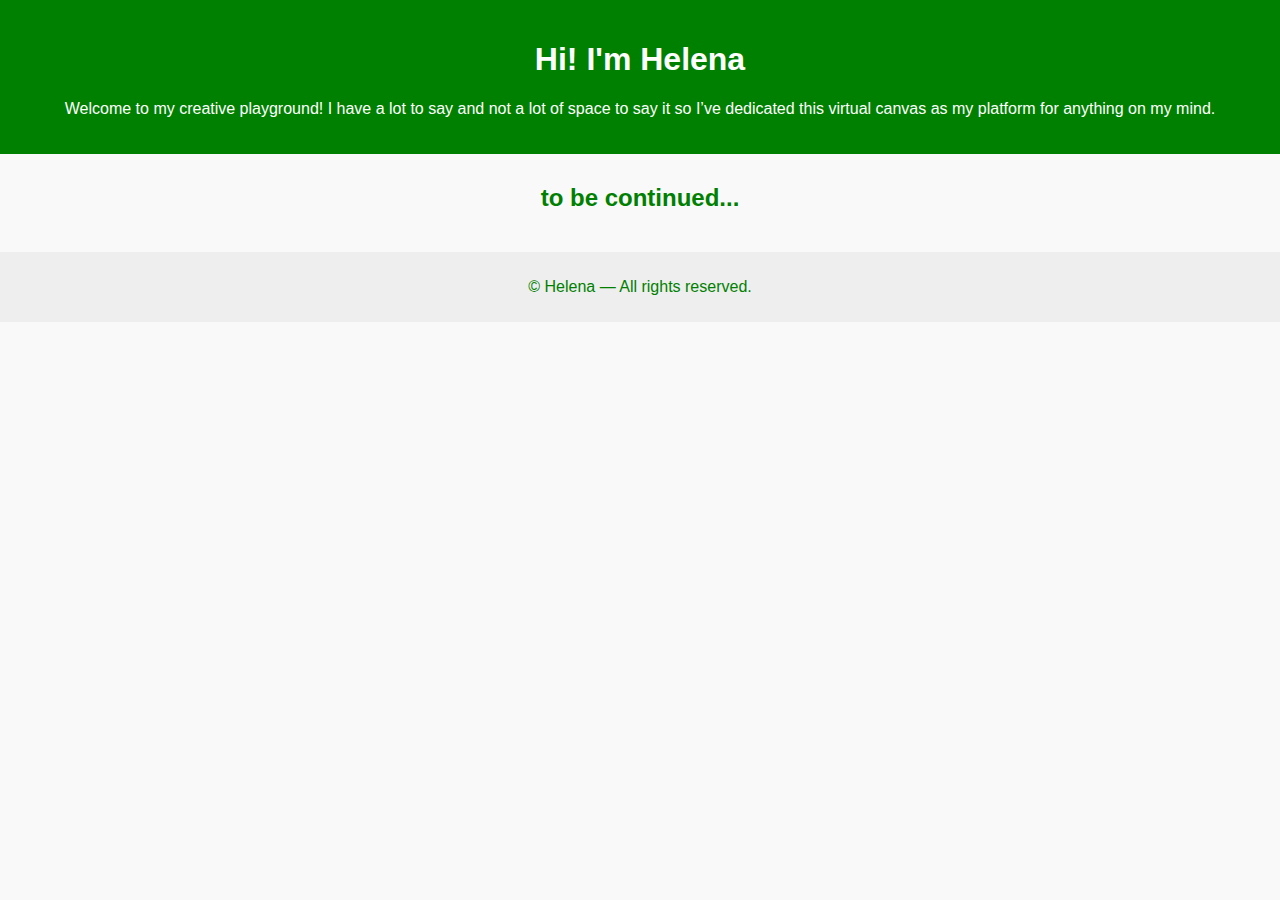
<file: index.html>
<!DOCTYPE html>
<html lang="en">
<head>
  <meta charset="UTF-8">
  <meta name="viewport" content="width=device-width, initial-scale=1.0">
  <title>My GitHub Pages Test</title>
  <link rel="stylesheet" href="style.css">
</head>
<body>
  <header>
    <h1>Hi! I'm Helena</h1>
    <p>Welcome to my creative playground! I have a lot to say and not a lot of space to say it so I’ve dedicated this virtual canvas as my platform for anything on my mind.</p>
  </header>

  <main>
    <h2>to be continued...</h2>
  </main>

  <footer>
    <p>© Helena — All rights reserved.</p>
  </footer>
</body>
</html>
</file>
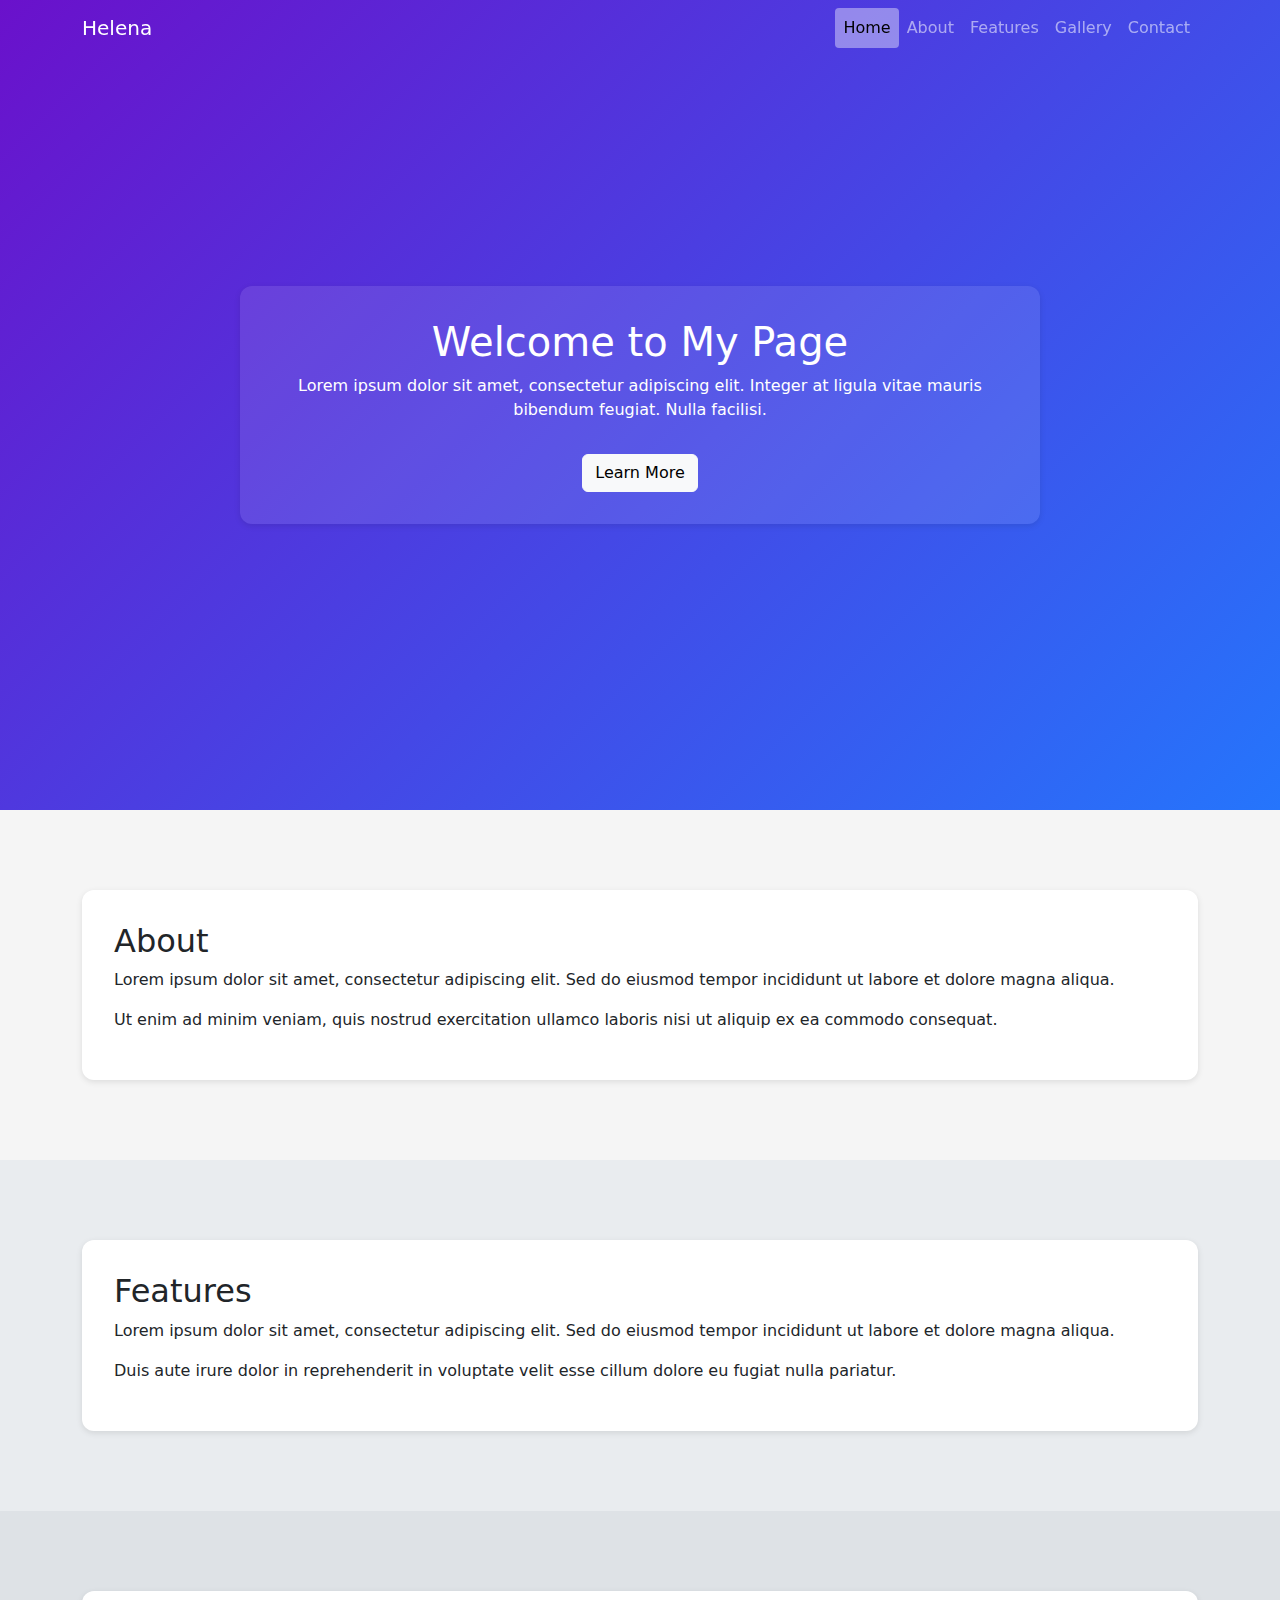
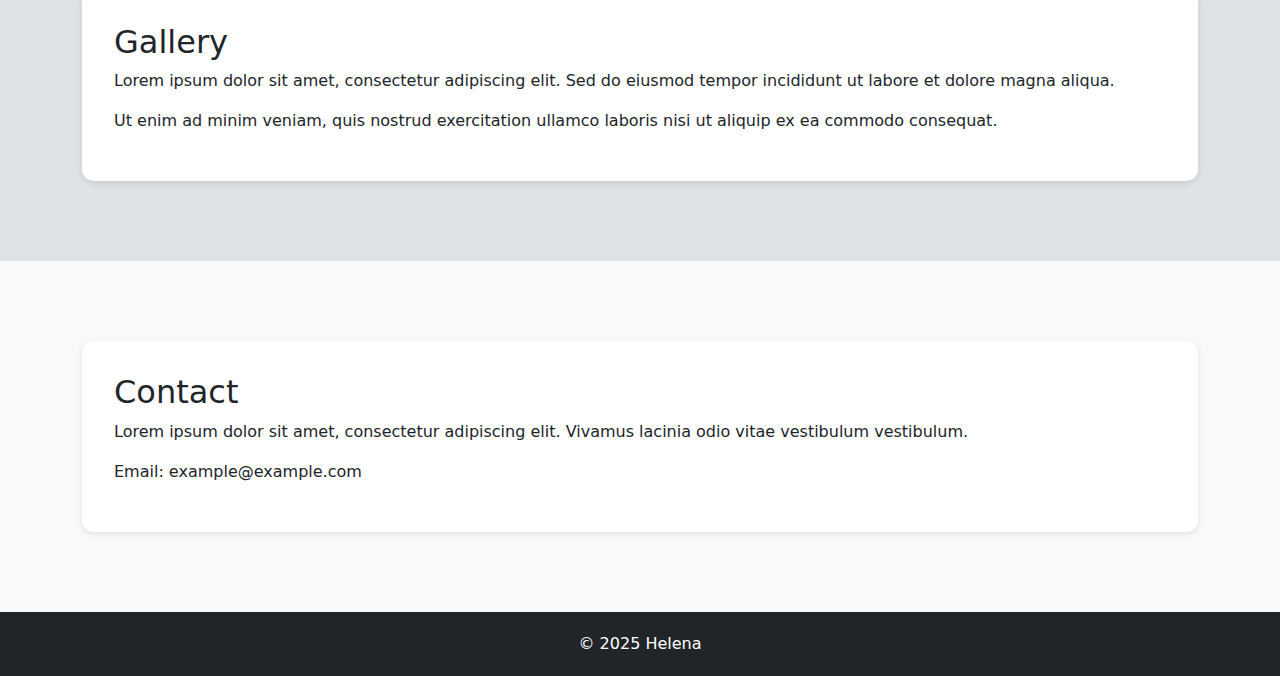
<file: as03/index.html>
<!DOCTYPE html>
<html lang="en">
<head>
  <meta charset="UTF-8" />
  <meta name="viewport" content="width=device-width, initial-scale=1.0"/>
  <title>AS#3 Bootstrap and AI</title>
  <!-- Bootstrap 5 CDN -->
  <link href="https://cdn.jsdelivr.net/npm/bootstrap@5.3.2/dist/css/bootstrap.min.css" rel="stylesheet">
  <style>
    body {
      scroll-behavior: smooth;
    }
    /* Navbar */
    .navbar {
      transition: background-color 0.3s, box-shadow 0.3s;
    }
    .navbar.scrolled {
      background-color: rgba(33,37,41,0.95) !important;
      box-shadow: 0 2px 4px rgba(0,0,0,0.2);
    }
    .navbar-nav .nav-link {
      transition: background-color 0.3s;
      border-radius: 4px;
    }
    .navbar-nav .nav-link:hover {
      background-color: rgba(255,255,255,0.2);
    }
    .navbar-nav .nav-link.active {
      background-color: rgba(255,255,255,0.4);
      color: #000 !important;
    }
    /* Banner */
    #home {
      height: 90vh;
      display: flex;
      align-items: center;
      justify-content: center;
      background: linear-gradient(135deg, #6a11cb 0%, #2575fc 100%);
      color: white;
      text-align: center;
    }
    #home .content-div {
      max-width: 800px;
      background: rgba(255,255,255,0.1);
      padding: 2rem;
      border-radius: 12px;
    }
    /* Sections */
    section {
      padding: 80px 0;
    }
    .content-div {
      background: white;
      padding: 2rem;
      border-radius: 12px;
      box-shadow: 0 2px 6px rgba(0,0,0,0.1);
    }
    #about { background-color: #f5f5f5; }
    #features { background-color: #e9ecef; }
    #gallery { background-color: #dee2e6; }
    #contact { background-color: #f8f9fa; }
    /* Footer */
    footer {
      text-align: center;
      padding: 20px;
      background-color: #212529;
      color: white;
    }
  </style>
</head>
<body data-bs-spy="scroll" data-bs-target="#mainNavbar" data-bs-offset="80" tabindex="0">

  <!-- Navbar -->
  <nav id="mainNavbar" class="navbar navbar-expand-lg navbar-dark fixed-top bg-transparent">
    <div class="container">
      <a class="navbar-brand" href="#home">Helena</a>
      <button class="navbar-toggler" type="button" data-bs-toggle="collapse" data-bs-target="#navbarNav">
        <span class="navbar-toggler-icon"></span>
      </button>
      <div class="collapse navbar-collapse" id="navbarNav">
        <ul class="navbar-nav ms-auto">
          <li class="nav-item"><a class="nav-link" href="#home">Home</a></li>
          <li class="nav-item"><a class="nav-link" href="#about">About</a></li>
          <li class="nav-item"><a class="nav-link" href="#features">Features</a></li>
          <li class="nav-item"><a class="nav-link" href="#gallery">Gallery</a></li>
          <li class="nav-item"><a class="nav-link" href="#contact">Contact</a></li>
        </ul>
      </div>
    </div>
  </nav>

  <!-- Banner -->
  <section id="home">
    <div class="content-div">
      <h1>Welcome to My Page</h1>
      <p>Lorem ipsum dolor sit amet, consectetur adipiscing elit. Integer at ligula vitae mauris bibendum feugiat. Nulla facilisi.</p>
      <a href="#about" class="btn btn-light mt-3">Learn More</a>
    </div>
  </section>

  <!-- About -->
  <section id="about">
    <div class="container">
      <div class="content-div">
        <h2>About</h2>
        <p>Lorem ipsum dolor sit amet, consectetur adipiscing elit. Sed do eiusmod tempor incididunt ut labore et dolore magna aliqua.</p>
        <p>Ut enim ad minim veniam, quis nostrud exercitation ullamco laboris nisi ut aliquip ex ea commodo consequat.</p>
      </div>
    </div>
  </section>

  <!-- Features -->
  <section id="features">
    <div class="container">
      <div class="content-div">
        <h2>Features</h2>
        <p>Lorem ipsum dolor sit amet, consectetur adipiscing elit. Sed do eiusmod tempor incididunt ut labore et dolore magna aliqua.</p>
        <p>Duis aute irure dolor in reprehenderit in voluptate velit esse cillum dolore eu fugiat nulla pariatur.</p>
      </div>
    </div>
  </section>

  <!-- Gallery -->
  <section id="gallery">
    <div class="container">
      <div class="content-div">
        <h2>Gallery</h2>
        <p>Lorem ipsum dolor sit amet, consectetur adipiscing elit. Sed do eiusmod tempor incididunt ut labore et dolore magna aliqua.</p>
        <p>Ut enim ad minim veniam, quis nostrud exercitation ullamco laboris nisi ut aliquip ex ea commodo consequat.</p>
      </div>
    </div>
  </section>

  <!-- Contact -->
  <section id="contact">
    <div class="container">
      <div class="content-div">
        <h2>Contact</h2>
        <p>Lorem ipsum dolor sit amet, consectetur adipiscing elit. Vivamus lacinia odio vitae vestibulum vestibulum.</p>
        <p>Email: example@example.com</p>
      </div>
    </div>
  </section>

  <!-- Footer -->
  <footer>
    © 2025 Helena
  </footer>

  <!-- Bootstrap JS + Custom Script -->
  <script src="https://cdn.jsdelivr.net/npm/bootstrap@5.3.2/dist/js/bootstrap.bundle.min.js"></script>
  <script>
    // Navbar scroll effect
    const navbar = document.getElementById('mainNavbar');
    window.addEventListener('scroll', function() {
      if (window.scrollY > 50) {
        navbar.classList.add('scrolled');
      } else {
        navbar.classList.remove('scrolled');
      }
    });

    // Smooth scroll with offset fix
    document.querySelectorAll('.nav-link').forEach(link => {
      link.addEventListener('click', function(e) {
        e.preventDefault();
        const targetId = this.getAttribute('href').substring(1);
        const target = document.getElementById(targetId);
        const offset = navbar.offsetHeight + 8;
        const elementPos = target.getBoundingClientRect().top + window.scrollY - offset;
        window.scrollTo({ top: elementPos, behavior: 'smooth' });

        // close navbar on mobile after click
        const navCollapse = document.querySelector('.navbar-collapse');
        if (navCollapse.classList.contains('show')) {
          new bootstrap.Collapse(navCollapse).toggle();
        }
      });
    });
  </script>
</body>
</html>
</file>
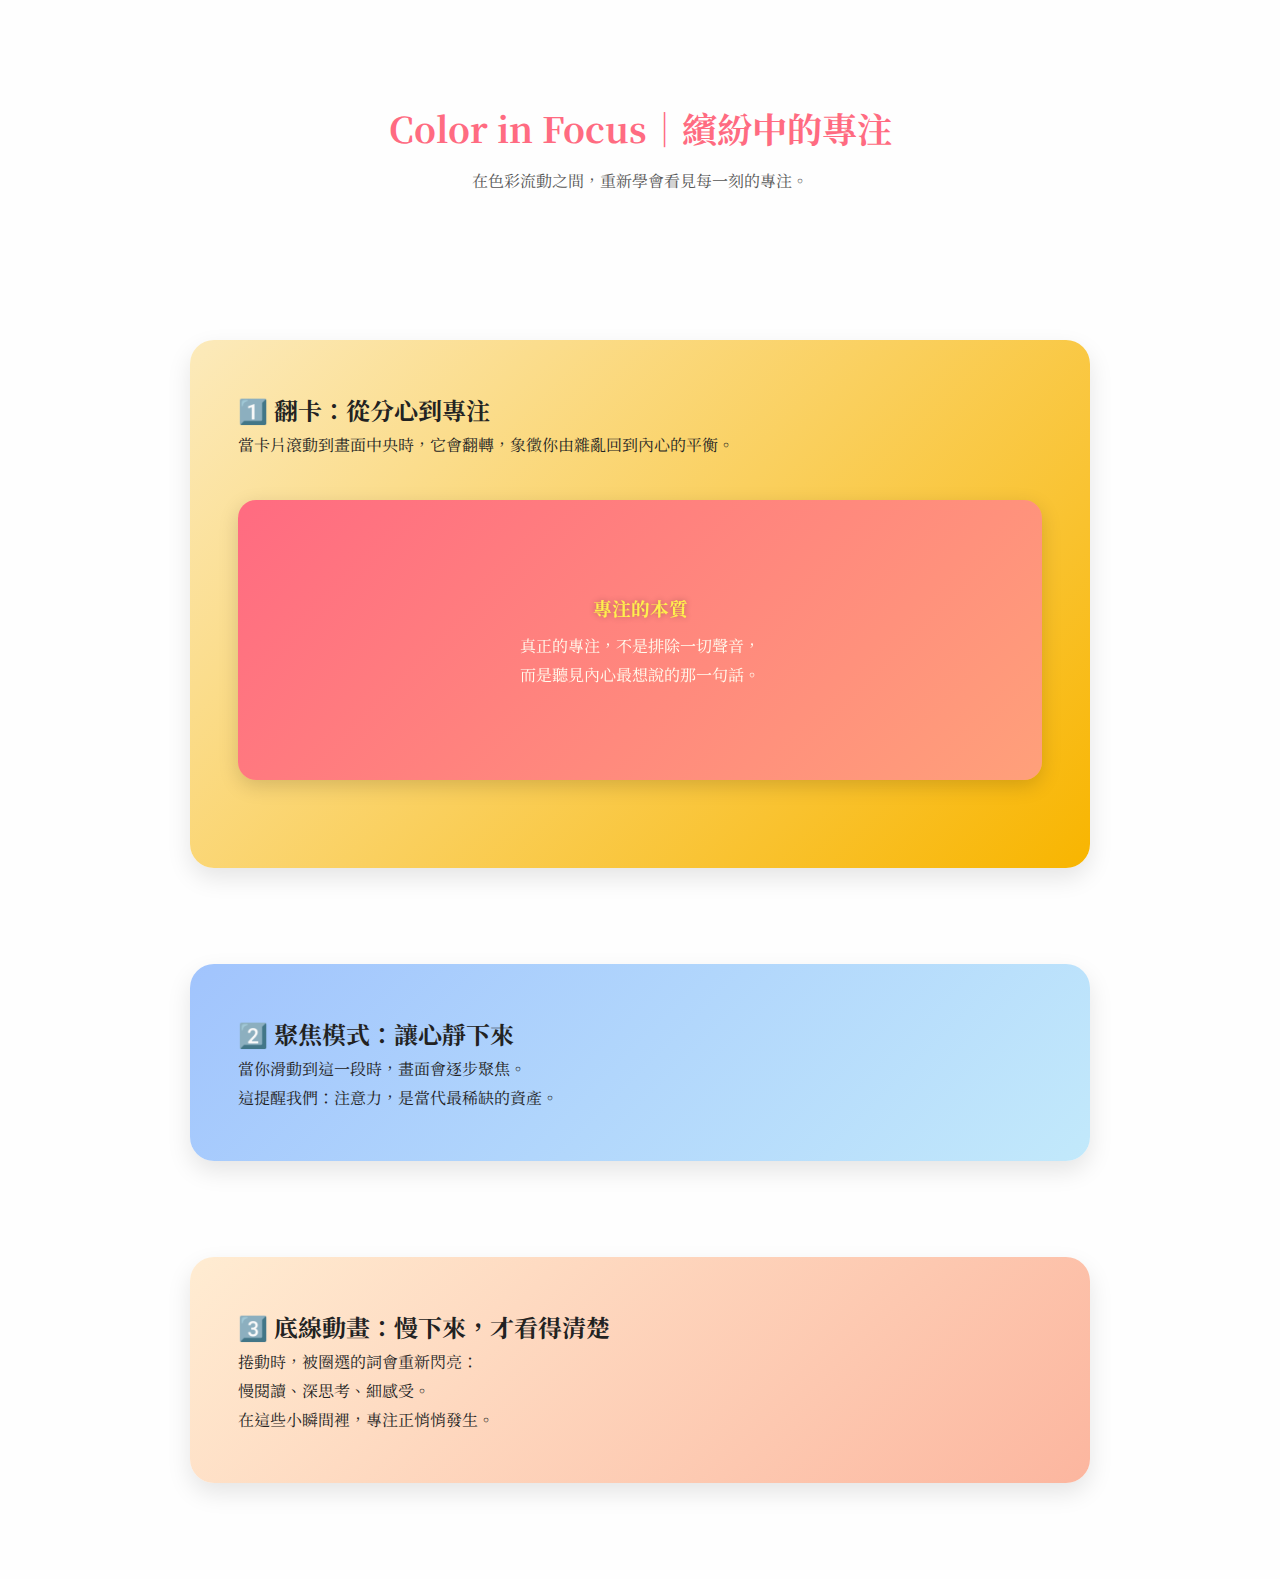
<file: as06/index.html>
<!DOCTYPE html>
<html lang="zh-Hant">
<head>
<meta charset="UTF-8">
<meta name="viewport" content="width=device-width, initial-scale=1.0">
<title>Color in Focus｜繽紛中的專注</title>
<link href="https://fonts.googleapis.com/css2?family=Noto+Serif+TC:wght@400;600&display=swap" rel="stylesheet">
<style>
:root{
  --bg:#fefefe;
  --section-bg1:linear-gradient(135deg,#fceabb,#f8b500);
  --section-bg2:linear-gradient(135deg,#a1c4fd,#c2e9fb);
  --section-bg3:linear-gradient(135deg,#ffecd2,#fcb69f);
  --text:#222;
  --primary:#ff6b81;
  --accent:#ffd43b;
}
*{box-sizing:border-box;margin:0;padding:0;}
body{
  font-family:'Noto Serif TC','宋體',serif;
  background:var(--bg);
  color:var(--text);
  line-height:1.8;
  transition:background .5s;
}
header{text-align:center;padding:6rem 1rem 3rem;}
header h1{font-size:2.2rem;margin-bottom:.5rem;color:var(--primary);}
header p{color:#555;}

section{
  max-width:900px;margin:6rem auto;padding:3rem;
  border-radius:24px;
  box-shadow:0 10px 25px rgba(0,0,0,.1);
  transition:transform .4s, box-shadow .4s;
}
section:hover{transform:translateY(-3px);box-shadow:0 12px 30px rgba(0,0,0,.15);}
#flip-section{background:var(--section-bg1);}
#focus-section{background:var(--section-bg2);}
#text-section{background:var(--section-bg3);}

/* === 翻卡效果（無限循環） === */
.flip-card{
  perspective:1000px;width:100%;height:280px;margin:40px 0;position:relative;
}
.flip-card-inner{
  position:relative;width:100%;height:100%;
  transform-style:preserve-3d;
  transition:transform 0.8s cubic-bezier(.4,.2,.2,1);
}
.flip-card.flipped .flip-card-inner{transform:rotateY(180deg);}
.flip-card-front,.flip-card-back{
  position:absolute;width:100%;height:100%;border-radius:18px;
  backface-visibility:hidden;overflow:hidden;
  box-shadow:0 6px 20px rgba(0,0,0,.15);
}
.flip-card-front{
  background:url('https://images.unsplash.com/photo-1506784983877-45594efa4cbe?q=80&w=1200') center/cover no-repeat;
}
.flip-card-back{
  background:linear-gradient(135deg,#ff6b81,#ffa07a);
  color:#fff;
  transform:rotateY(180deg);
  display:flex;flex-direction:column;align-items:center;justify-content:center;
  text-align:center;padding:2rem;
}
.flip-card-back h3{color:#fff04d;margin-bottom:.5rem;text-shadow:0 0 6px rgba(0,0,0,.3);}
.flip-card-back p{color:#fffdf0;}

/* 聚焦模式純CSS */
.page-dim{
  position:fixed;inset:0;pointer-events:none;z-index:2;
  background:rgba(0,0,0,0);
  animation:dim linear both;
  animation-timeline:view(#focus-section);
  animation-range:entry 0% cover 100%;
}
@keyframes dim{to{background:rgba(0,0,0,0);}}
#focus-section{
  animation:glow linear both;
  animation-timeline:view(#focus-section);
  animation-range:entry 0% cover 100%;
}
@keyframes glow{to{box-shadow:0 0 24px rgba(0,0,0,.3);}}

/* === 🟡 底線動畫（加長、留底層、滑動漸進） === */
.highlight{
  position:relative;
  padding-bottom:.1em;
  view-timeline-name:--ink;
  view-timeline-axis:block;
}
.highlight::after{
  content:"";
  position:absolute;
  left:-10%;   /* 更長 */
  right:-10%;  /* 更長 */
  bottom:0.05em;
  height:0.55em;
  background:var(--accent);
  transform-origin:left center;
  transform:scaleX(0);
  border-radius:.25em;
  z-index:-1;  /* 留在文字下層 */
  animation:underline linear both;
  animation-timeline:--ink;
  animation-range:entry 0% cover 100%;
}
@keyframes underline{
  from{transform:scaleX(0);}
  to{transform:scaleX(1);}
}

/* 動效簡化模式 */
@media (prefers-reduced-motion:reduce){
  .flip-card-inner,.highlight::after{transition:none;animation:none;transform:scaleX(1);}
}
</style>
</head>
<body>
<div class="page-dim" aria-hidden="true"></div>
<header>
  <h1>Color in Focus｜繽紛中的專注</h1>
  <p>在色彩流動之間，重新學會看見每一刻的專注。</p>
</header>

<section id="flip-section">
  <h2>1️⃣ 翻卡：從分心到專注</h2>
  <p>當卡片滾動到畫面中央時，它會翻轉，象徵你由雜亂回到內心的平衡。</p>
  <div class="flip-card">
    <div class="flip-card-inner">
      <div class="flip-card-front"></div>
      <div class="flip-card-back">
        <h3>專注的本質</h3>
        <p>真正的專注，不是排除一切聲音，<br>而是聽見內心最想說的那一句話。</p>
      </div>
    </div>
  </div>
</section>

<section id="focus-section">
  <h2>2️⃣ 聚焦模式：讓心靜下來</h2>
  <p>
    當你滑動到這一段時，畫面會逐步聚焦。<br>
    這提醒我們：<span class="highlight">注意力，是當代最稀缺的資產</span>。
  </p>
</section>

<section id="text-section">
  <h2>3️⃣ 底線動畫：慢下來，才看得清楚</h2>
  <p>
    捲動時，被圈選的詞會重新閃亮：<br>
    <span class="highlight">慢閱讀</span>、<span class="highlight">深思考</span>、<span class="highlight">細感受</span>。<br>
    在這些小瞬間裡，專注正悄悄發生。
  </p>
</section>

<script>
// 翻卡（無限循環）
const card=document.querySelector('.flip-card');
const inner=card.querySelector('.flip-card-inner');
const flipObserver=new IntersectionObserver((entries)=>{
  entries.forEach(entry=>{
    if(entry.isIntersecting){
      inner.style.transform = 
        inner.style.transform === 'rotateY(180deg)' ? 'rotateY(0deg)' : 'rotateY(180deg)';
    }
  });
},{threshold:0.6});
flipObserver.observe(card);
</script>
</body>
</html>
</file>
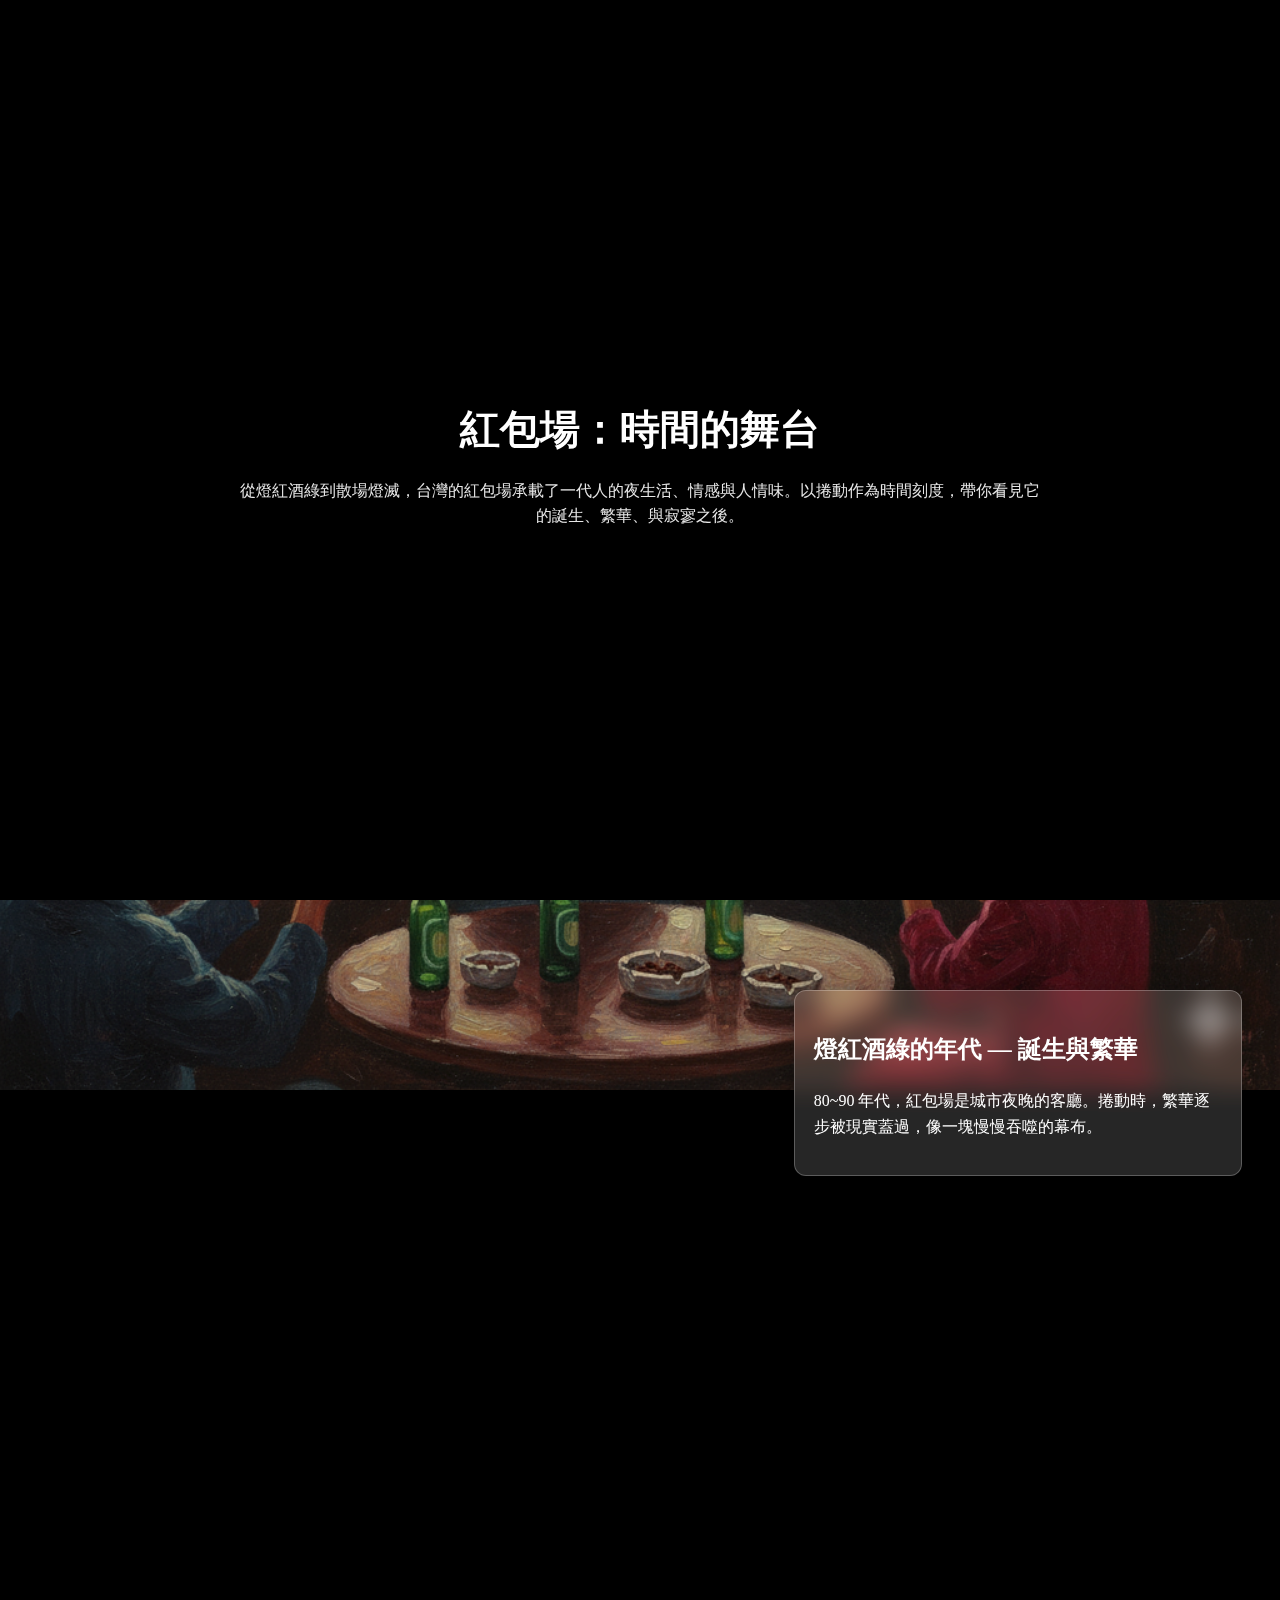
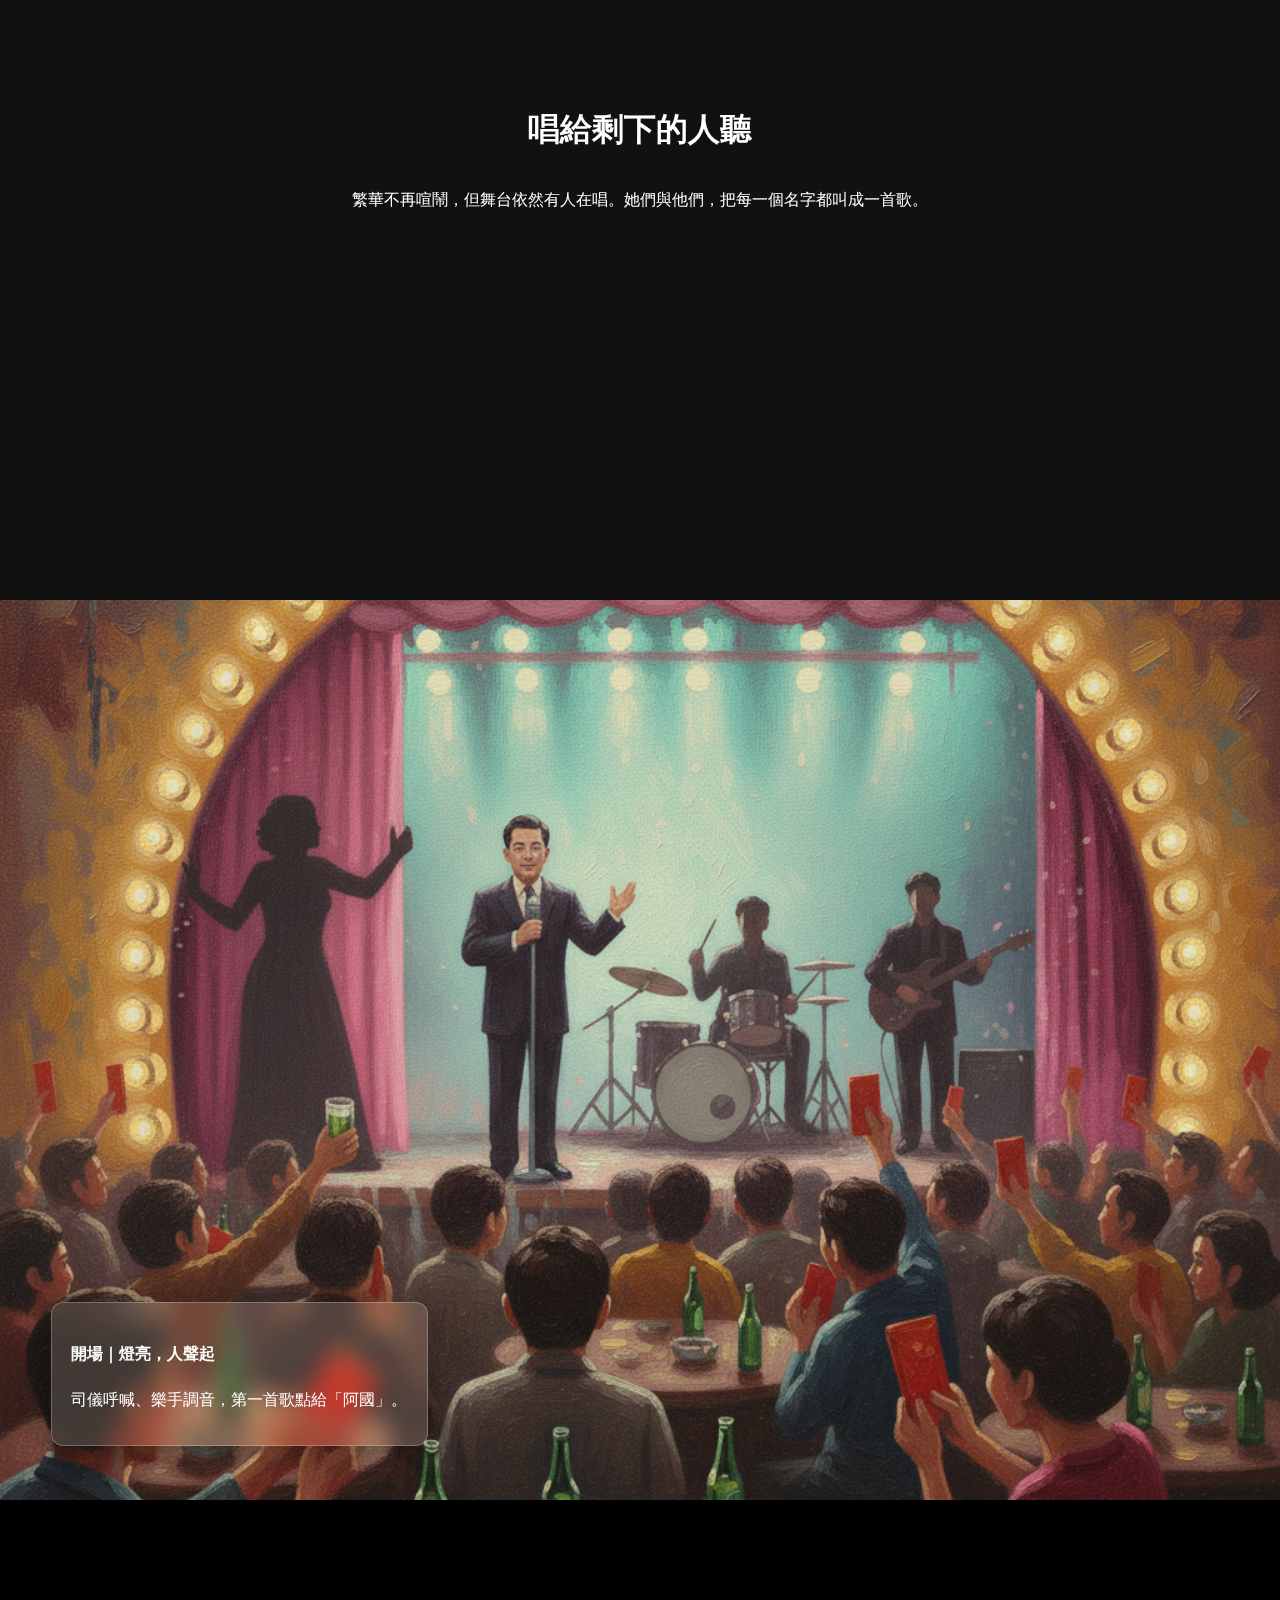
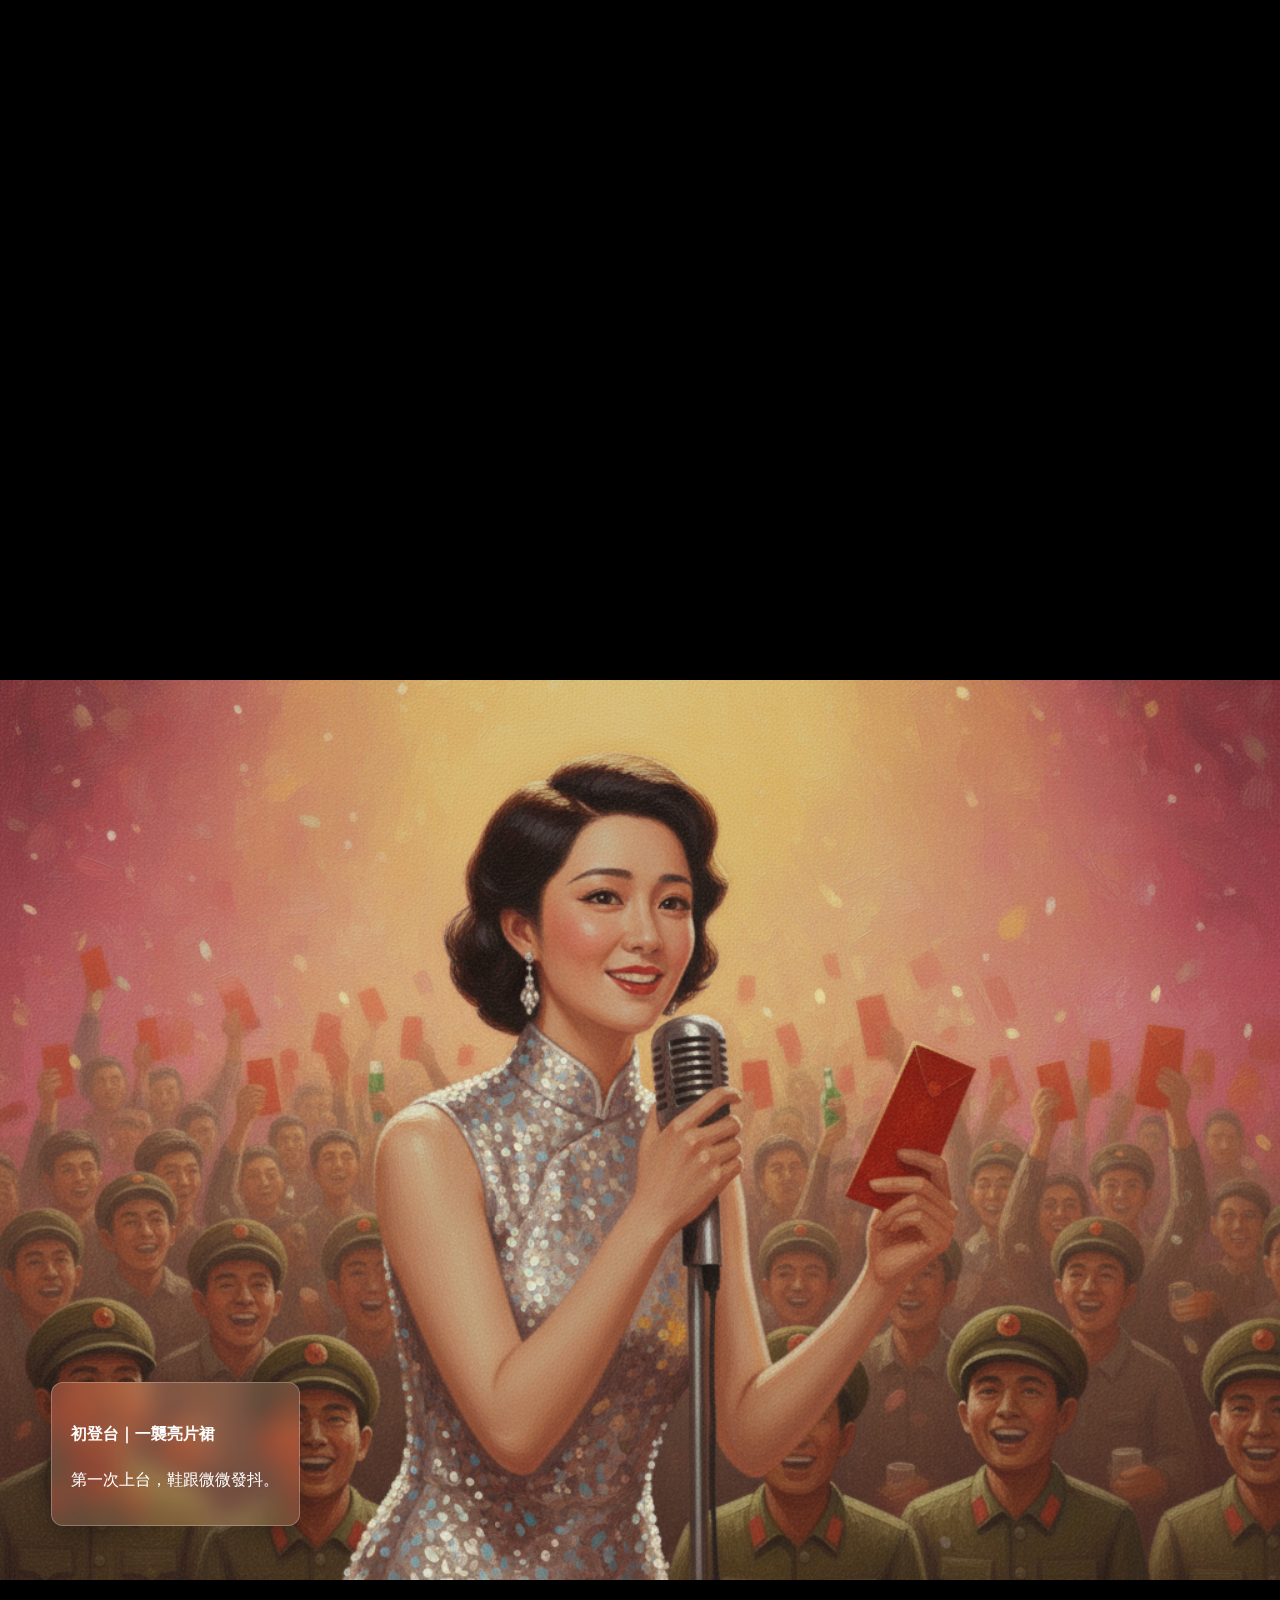
<file: as07/index.html>
<!DOCTYPE html>
<html lang="zh-Hant">
<head>
  <meta charset="utf-8" />
  <meta name="viewport" content="width=device-width, initial-scale=1" />
  <title>紅包場：時間的舞台 — Scroll Mapping x Horizontal Timeline</title>
  <meta name="description" content="以 Sticky + Scroll Mapping 與 Horizontal Scrolling Timeline 敘事台灣紅包場文化：從繁華到式微、從舞台到記憶。"/>
  <style>
    *,*::before,*::after{box-sizing:border-box}
    html,body{margin:0;padding:0}
    :root{
      --ink:#000;
      --paper:#fff;
      --glass:rgba(255,255,255,0.15);
      --glass-border:rgba(255,255,255,0.25);
    }
    body{
      background:var(--ink);
      color:var(--paper);
      font-family:"Songti TC","SimSun","PMingLiU",serif;
      line-height:1.6;
      overflow-x:hidden;
    }

    .intro{
      height:100vh;
      display:flex;
      align-items:center;
      justify-content:center;
      text-align:center;
      padding:2rem;
      background:#000;
    }
    .intro h1{
      font-size:2.5rem;
      margin-bottom:1rem;
      color:var(--paper);
    }
    .intro p{
      max-width:800px;
      margin:0 auto;
      color:var(--paper);
      opacity:.9;
    }

    /* 增加 #outer sticky 的父容器高度，使 sticky 在更多捲動距離內保持貼頂（可依需求調整） */
    #scroll-wrap{
      height:400vh; /* 原 280vh -> 改成 400vh 讓停留更長 */
    }
    #outer{
      position:sticky;
      top:0;
      height:100vh;
      width:100%;
      overflow:hidden;
      background:#000;
    }
    #outer::before{
      content:"";
      position:absolute;
      inset:0;
      background:url('assets/era_80s_glitter.jpg') center/cover no-repeat fixed;
      opacity:.9;
    }
    #statusbar{
      position:absolute;
      inset:0;
      width:0%;
      background:url('assets/now_empty_hall.jpg') center/cover no-repeat fixed;
      transition:width 120ms linear;
    }

    .caption{
      position:absolute;
      right:3%;
      top:10%;
      width:35%;
      padding:1.2rem;
      background:var(--glass);
      backdrop-filter:blur(12px) saturate(160%);
      -webkit-backdrop-filter:blur(12px) saturate(160%);
      border:1px solid var(--glass-border);
      border-radius:12px;
      color:var(--paper);
      box-shadow:0 8px 32px rgba(0,0,0,0.3);
    }

    .banner{
      height:100vh;
      display:flex;
      align-items:center;
      justify-content:center;
      text-align:center;
      padding:2rem;
      background:#111;
    }
    .banner h3{
      font-size:2rem;
      color:var(--paper);
    }

    .scroll-container,.scroll-container-reverse{height:720vh;position:relative;}
    .horizontal-section,.horizontal-section-reverse{
      position:sticky;
      top:0;
      height:100vh;
      width:400vw;
      display:flex;
      transition:transform .08s linear;
    }
    .h-item{
      width:100vw;
      height:100vh;
      flex:0 0 100vw;
      position:relative;
      background:#000;
      background-position:center;
      background-size:cover;
      background-repeat:no-repeat;
    }
    .overlay{
      position:absolute;
      left:4%;
      bottom:6%;
      max-width:40%;
      padding:1rem 1.2rem;
      background:var(--glass);
      backdrop-filter:blur(12px) saturate(160%);
      -webkit-backdrop-filter:blur(12px) saturate(160%);
      border:1px solid var(--glass-border);
      border-radius:12px;
      color:var(--paper);
      box-shadow:0 8px 32px rgba(0,0,0,0.3);
    }

    .vh{
      height:100vh;
      display:flex;
      align-items:center;
      justify-content:center;
      text-align:center;
      padding:2rem;
    }
  </style>
</head>
<body>
  <section class="intro">
    <div>
      <h1>紅包場：時間的舞台</h1>
      <p>從燈紅酒綠到散場燈滅，台灣的紅包場承載了一代人的夜生活、情感與人情味。以捲動作為時間刻度，帶你看見它的誕生、繁華、與寂寥之後。</p>
    </div>
  </section>
  <section id="scroll-wrap">
    <div id="outer">
      <div id="statusbar"></div>
      <div class="caption">
        <h2>燈紅酒綠的年代 — 誕生與繁華</h2>
        <p>80~90 年代，紅包場是城市夜晚的客廳。捲動時，繁華逐步被現實蓋過，像一塊慢慢吞噬的幕布。</p>
      </div>
    </div>
  </section>
  <section class="banner">
    <div>
      <h3>唱給剩下的人聽</h3>
      <p>繁華不再喧鬧，但舞台依然有人在唱。她們與他們，把每一個名字都叫成一首歌。</p>
    </div>
  </section>
  <section class="scroll-container">
    <div class="horizontal-section">
      <div class="h-item" style="background-image:url('assets/show_01_opening.jpg')">
        <div class="overlay"><h4>開場｜燈亮，人聲起</h4><p>司儀呼喊、樂手調音，第一首歌點給「阿國」。</p></div>
      </div>
      <div class="h-item" style="background-image:url('assets/show_02_tips.jpg')">
        <div class="overlay"><h4>熱場｜紅包飛上舞台</h4><p>紅包在燈下閃爍，每首歌都有故事。</p></div>
      </div>
      <div class="h-item" style="background-image:url('assets/show_03_climax.jpg')">
        <div class="overlay"><h4>高潮｜合唱與擁抱</h4><p>副歌一到，整個場子一起唱。有人落淚，有人笑。</p></div>
      </div>
      <div class="h-item" style="background-image:url('assets/show_04_curtain.jpg')">
        <div class="overlay"><h4>散場｜燈泡一顆顆暗下</h4><p>最後一曲結束，夜色慢慢收場。</p></div>
      </div>
    </div>
  </section>
  <section class="scroll-container-reverse">
    <div class="horizontal-section-reverse">
      <div class="h-item" style="background-image:url('assets/singer_04_memory.jpg')">
        <div class="overlay"><h4>回望｜留下來的是歌</h4><p>有人說她走了，但錄音帶裡的聲音還在。</p></div>
      </div>
      <div class="h-item" style="background-image:url('assets/singer_03_fade.jpg')">
        <div class="overlay"><h4>晚場｜觀眾漸少</h4><p>她依然唱，只是歌越來越慢。</p></div>
      </div>
      <div class="h-item" style="background-image:url('assets/singer_02_bloom.jpg')">
        <div class="overlay"><h4>熟成｜場子都認識她</h4><p>她學會照顧喉嚨，也學會照顧人情。</p></div>
      </div>
      <div class="h-item" style="background-image:url('assets/singer_01_debut.jpg')">
        <div class="overlay"><h4>初登台｜一襲亮片裙</h4><p>第一次上台，鞋跟微微發抖。</p></div>
      </div>
    </div>
  </section>
  <section class="vh">
    <p>散場之後，文化會不會消逝？也許只是換了地方繼續唱。</p>
  </section>
  <script>
    (function(){
      const wrap=document.getElementById('scroll-wrap');
      const status=document.getElementById('statusbar');
      const clamp=(v,a,b)=>Math.max(a,Math.min(b,v));
      function updateStatus(){
        const rect=wrap.getBoundingClientRect();
        const total=rect.height-innerHeight;
        const progress= total>0?clamp((-rect.top)/total,0,1):1;
        status.style.width=(progress*100)+'%';
      }
      const containers=document.querySelectorAll('.scroll-container,.scroll-container-reverse');
      function updateHorizontal(){
        containers.forEach(c=>{
          const s=c.querySelector('.horizontal-section,.horizontal-section-reverse');
          if(!s)return;
          const r=c.getBoundingClientRect();
          const total=r.height-innerHeight;
          const progress=total>0?clamp((-r.top)/total,0,1):1;
          const maxT=s.scrollWidth-innerWidth;
          if(c.classList.contains('scroll-container')){
            s.style.transform=`translateX(${-progress*maxT}px)`;
          }else{
            s.style.transform=`translateX(${-(1-progress)*maxT}px)`;
          }
        });
      }
      addEventListener('scroll',()=>{updateStatus();updateHorizontal();},{passive:true});
      addEventListener('resize',()=>{updateStatus();updateHorizontal();});
      updateStatus();updateHorizontal();
    })();
  </script>
</body>
</html>
</file>
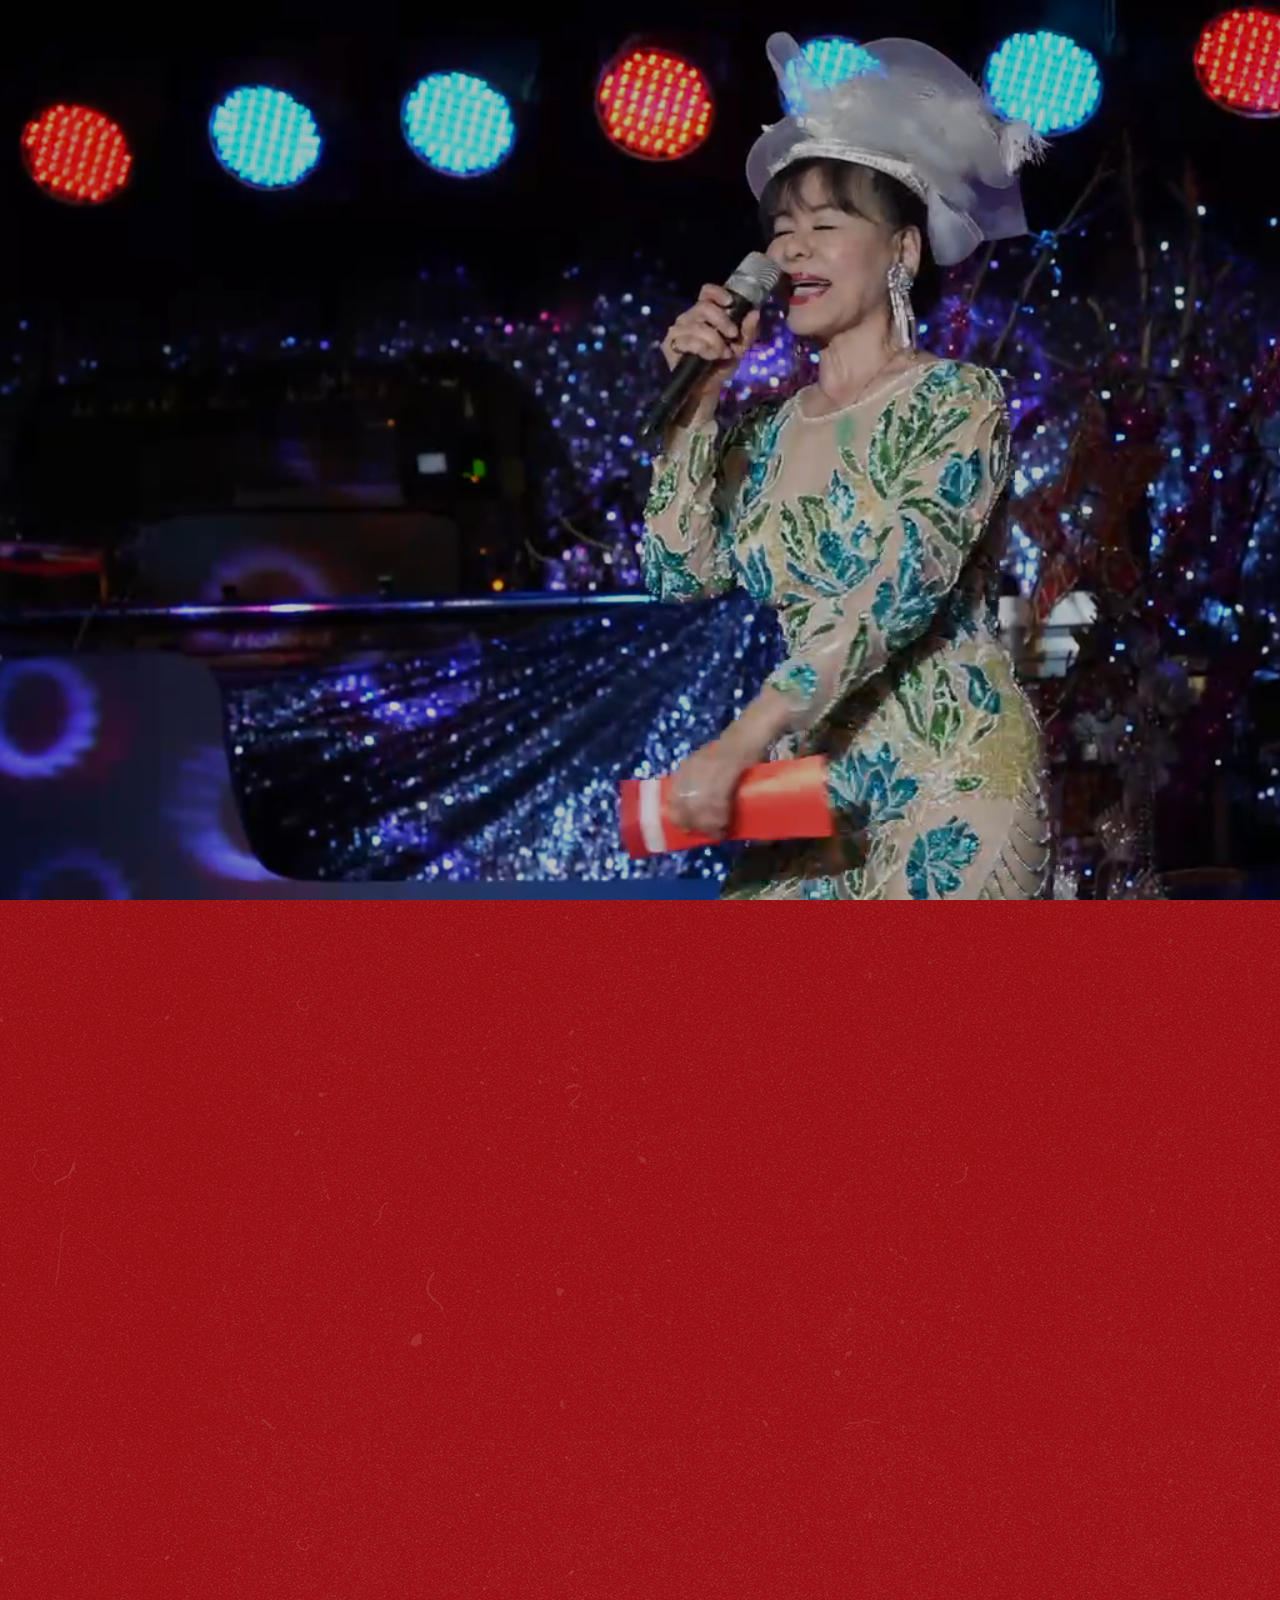
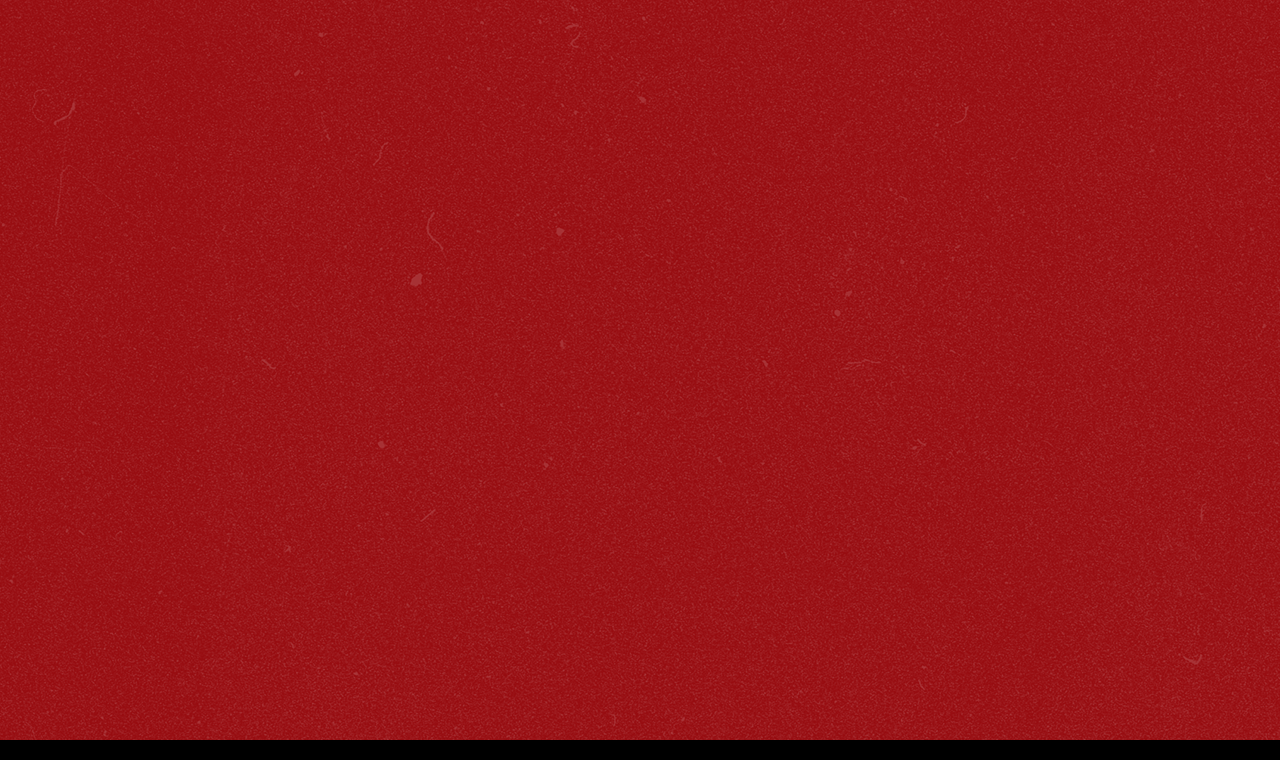
<file: HongBaoProject/index.html>
<!DOCTYPE html>
<html lang="zh-Hant">
<head>
  <meta charset="UTF-8" />
  <meta name="viewport" content="width=device-width, initial-scale=1.0" />
  <title>唱給不在場的人</title>

  <!-- 思源宋體（網頁等價） -->
  <link rel="preconnect" href="https://fonts.googleapis.com">
  <link rel="preconnect" href="https://fonts.gstatic.com" crossorigin>
  <link href="https://fonts.googleapis.com/css2?family=Noto+Serif+TC:wght@400;600;700;900&display=swap" rel="stylesheet">

  <style>
    :root {
      --red: #970C10;
    }

    * {
      margin: 0;
      padding: 0;
      box-sizing: border-box;
    }

    body {
      font-family: "Noto Serif TC", serif;
      background: #000;
      color: #fff;
      overflow-x: hidden;
    }

    /* =========================
       Section 1｜Full-screen Video
    ========================== */
    .landing-video {
      position: relative;
      width: 100%;
      height: 100vh;
      overflow: hidden;
    }

    .landing-video video {
      position: absolute;
      inset: 0;
      width: 100%;
      height: 100%;
      object-fit: cover;
    }

    /* 可微調暗度，讓影片不刺眼 */
    .landing-video::after {
      content: "";
      position: absolute;
      inset: 0;
      background: rgba(0,0,0,0.25);
      z-index: 1;
    }

    /* =========================
       Section 2｜Buffer Zone
    ========================== */
    .buffer {
      position: relative;
      height: 60vh;
      background: var(--red);
      overflow: hidden;
    }

    .buffer::after {
      content: "";
      position: absolute;
      inset: 0;
      background: url("assets/grain.png") repeat;
      opacity: 0.25;
      pointer-events: none;
    }

    /* =========================
       Section 3｜Hero Section
    ========================== */
    .hero {
      position: relative;
      height: 100vh;
      min-height: 100vh;
      background: var(--red);
      overflow: visible;
      display: flex;
      align-items: center;
      padding: 0 7vw;
      gap: min(6vw, 64px);
    }

    /* 顆粒層 */
    .hero::before {
      content: "";
      position: absolute;
      inset: 0;
      background: url("assets/grain.png") repeat;
      opacity: 0.3;
      z-index: 1;
    }

    /* 人物圖層 */
    .hero-image {
      position: absolute;
      right: 0;
      bottom: 0;
      display: flex;
      justify-content: flex-end;
      align-items: flex-end;
      z-index: 2;
      pointer-events: none;
    }

    .hero-image img {
      width: clamp(420px, 60vw, 920px);
      max-height: 92vh;
      height: auto;
      object-fit: contain;
    }

    /* 文字內容 */
    .hero-content {
      position: relative;
      z-index: 3;
      flex: 0 1 48%;
      max-width: 640px;
      display: flex;
      flex-direction: column;
      justify-content: center;
      min-height: 100%;
    }

    .hero h1 {
      font-size: clamp(2.5rem, 5vw, 4rem);
      font-weight: 900;
      color: #FFE87A;
      margin-bottom: 1rem;
      letter-spacing: 0.05em;
    }

    .hero h2 {
      font-size: clamp(1.4rem, 3vw, 2.2rem);
      font-weight: 700;
      color: #FFE87A;
      margin-bottom: 1.5rem;
    }

    .hero h3 {
      font-size: clamp(1rem, 2.2vw, 1.3rem);
      font-weight: 600;
      color: #fff;
      letter-spacing: 0.08em;
      margin-bottom: 2rem;
    }

    /* Desktop keeps Chinese titles on a single line */
    .hero h1,
    .hero h2 {
      white-space: nowrap;
    }

    .hero .en {
      font-size: clamp(1.1rem, 2.2vw, 1.8rem);
      font-weight: 700;
      line-height: 1.45;
      color: rgba(255,255,255,0.9);
      max-width: 28ch;            /* 你可以在 26–34ch 微調 */
      text-wrap: balance;         /* 支援的瀏覽器會自動平衡每行長度 */
      overflow-wrap: anywhere;    /* 保底：避免奇怪溢出 */
    }

    .typewriter-line {
      display: inline-block;
      position: relative;
      min-height: 1em;
      overflow: hidden;
    }

    .typewriter-line.typing::after {
      content: "";
      position: absolute;
      right: -0.1em;
      top: 50%;
      transform: translateY(-50%);
      height: 1.2em;
      width: 2px;
      background: #FFE87A;
      animation: caret-blink 0.8s steps(1) infinite;
    }

    .typewriter-line.done::after {
      animation: none;
      opacity: 0;
    }

    .hero-entrance {
      opacity: 0;
      transform: translateY(20px);
      transition: opacity 0.9s ease-out, transform 0.9s ease-out;
      transition-delay: var(--delay, 0ms);
    }

    .hero-entrance.is-visible {
      opacity: 1;
      transform: translateY(0);
    }

    .scroll-hint {
      position: absolute;
      bottom: 3rem;
      left: 50%;
      transform: translate(-50%, 0.5rem);
      font-size: 0.9rem;
      letter-spacing: 0.3em;
      text-transform: uppercase;
      color: rgba(255,255,255,0.85);
      opacity: 0;
      transition: opacity 0.6s ease, transform 0.6s ease;
      pointer-events: none;
    }

    .scroll-hint.visible {
      opacity: 1;
      transform: translate(-50%, 0);
      animation: hint-float 2s ease-in-out infinite;
    }

    @keyframes caret-blink {
      0%, 49% { opacity: 1; }
      50%, 100% { opacity: 0; }
    }

    @keyframes hint-float {
      0% { transform: translate(-50%, 0); }
      50% { transform: translate(-50%, -8px); }
      100% { transform: translate(-50%, 0); }
    }

    /* 手機版調整 */
    @media (max-width: 768px) {
      .hero {
        padding: 4vh 8vw;
      }

      .hero-content {
        flex: 1 1 auto;
        min-height: auto;
      }

      .hero-image {
        right: -5vw;
        bottom: 1rem;
        opacity: 0.6;
      }

      .hero-image img {
        width: min(78vw, 420px);
        max-height: 60vh;
      }

      /* Let mobile wrap naturally to avoid overflow */
      .hero h1,
      .hero h2 {
        white-space: normal;
      }

      .scroll-hint {
        letter-spacing: 0.2em;
        bottom: 2rem;
      }
    }
  </style>
</head>

<body>

  <!-- Section 1：滿版影片 -->
  <section class="landing-video">
    <video 
      id="landing-video"
      src="assets/stage.mp4"
      autoplay
      muted
      loop
      playsinline
      preload="auto">
    </video>
  </section>

  <!-- Section 2：過渡緩衝區 -->
  <section class="buffer"></section>

  <!-- Section 3：Hero -->
  <section class="hero">
    <div class="hero-content">
      <h1 id="hero-title" class="typewriter-line hero-entrance" data-text="唱給不在場的人" style="--delay: 0ms;"></h1>
      <h2 id="hero-subtitle" class="typewriter-line hero-entrance" data-text="紅包歌手的世代誤解與生存現場" style="--delay: 150ms;"></h2>
      <h3 id="hero-author" class="hero-author hero-entrance" style="--delay: 300ms;">梁朝勛、彭賀琳、莊馨予</h3>
    </div>

    <div class="hero-image hero-entrance" style="--delay: 0ms;">
      <img src="assets/hero_cover.png" alt="紅包場歌手英姿">
    </div>

    <div id="scroll-hint" class="scroll-hint">SCROLL ↓</div>
  </section>

  <script>
    document.addEventListener("DOMContentLoaded", () => {
      const hero = document.querySelector(".hero");
      const titleEl = document.getElementById("hero-title");
      const subtitleEl = document.getElementById("hero-subtitle");
      const scrollHint = document.getElementById("scroll-hint");
      const landingVideo = document.getElementById("landing-video");
      const typeTargets = [titleEl, subtitleEl];
      const heroEntrances = document.querySelectorAll(".hero-entrance");
      let hasRun = false;
      let audioActivated = false;

      typeTargets.forEach((el) => {
        const text = el.dataset.text || el.textContent.trim();
        el.dataset.text = text;
        el.textContent = "";
      });

      const typeText = (el, speed = 90) =>
        new Promise((resolve) => {
          const text = el.dataset.text || "";
          let index = 0;
          el.classList.add("typing");
          const tick = () => {
            el.textContent += text.charAt(index);
            index += 1;
            if (index < text.length) {
              setTimeout(tick, speed);
            } else {
              el.classList.remove("typing");
              el.classList.add("done");
              resolve();
            }
          };
          tick();
        });

      const startSequence = async () => {
        if (hasRun) return;
        hasRun = true;
        heroEntrances.forEach((item) => item.classList.add("is-visible"));
        for (const el of typeTargets) {
          await typeText(el);
        }
        requestAnimationFrame(() => {
          setTimeout(() => scrollHint.classList.add("visible"), 400);
        });
      };

      if ("IntersectionObserver" in window) {
        const observer = new IntersectionObserver(
          (entries) => {
            entries.forEach((entry) => {
              if (entry.isIntersecting) {
                startSequence();
                observer.disconnect();
              }
            });
          },
          { threshold: 0.35 }
        );
        observer.observe(hero);
      } else {
        startSequence();
      }

      if (landingVideo) {
        const userEvents = ["click", "touchstart"];

        const attemptPlay = () => {
          const playPromise = landingVideo.play();
          if (playPromise && typeof playPromise.then === "function") {
            playPromise.catch(() => {});
          }
        };

        const detachListeners = () => {
          userEvents.forEach((evt) => document.removeEventListener(evt, handleUserAction));
        };

        const activateAudio = () => {
          if (audioActivated) return;
          audioActivated = true;
          landingVideo.muted = false;
          attemptPlay();
        };

        const handleUserAction = () => {
          activateAudio();
          detachListeners();
        };

        attemptPlay();
        userEvents.forEach((evt) => document.addEventListener(evt, handleUserAction, { passive: true }));
      }
    });
  </script>
</body>
</html>
</file>
<file: style.css>
body {
  font-family: Arial Black, sans-serif;
  margin: 0;
  padding: 0;
  background: #f9f9f9;
  color: green;
  text-align: center;
}

header {
  background: green;
  color: white;
  padding: 20px;
}

main {
  margin: 30px auto;
  max-width: 600px;
}

a {
  color: grey;
  text-decoration: none;
}

a:hover {
  text-decoration: underline;
}

footer {
  margin-top: 40px;
  padding: 10px;
  background: #eee;
}
</file>
